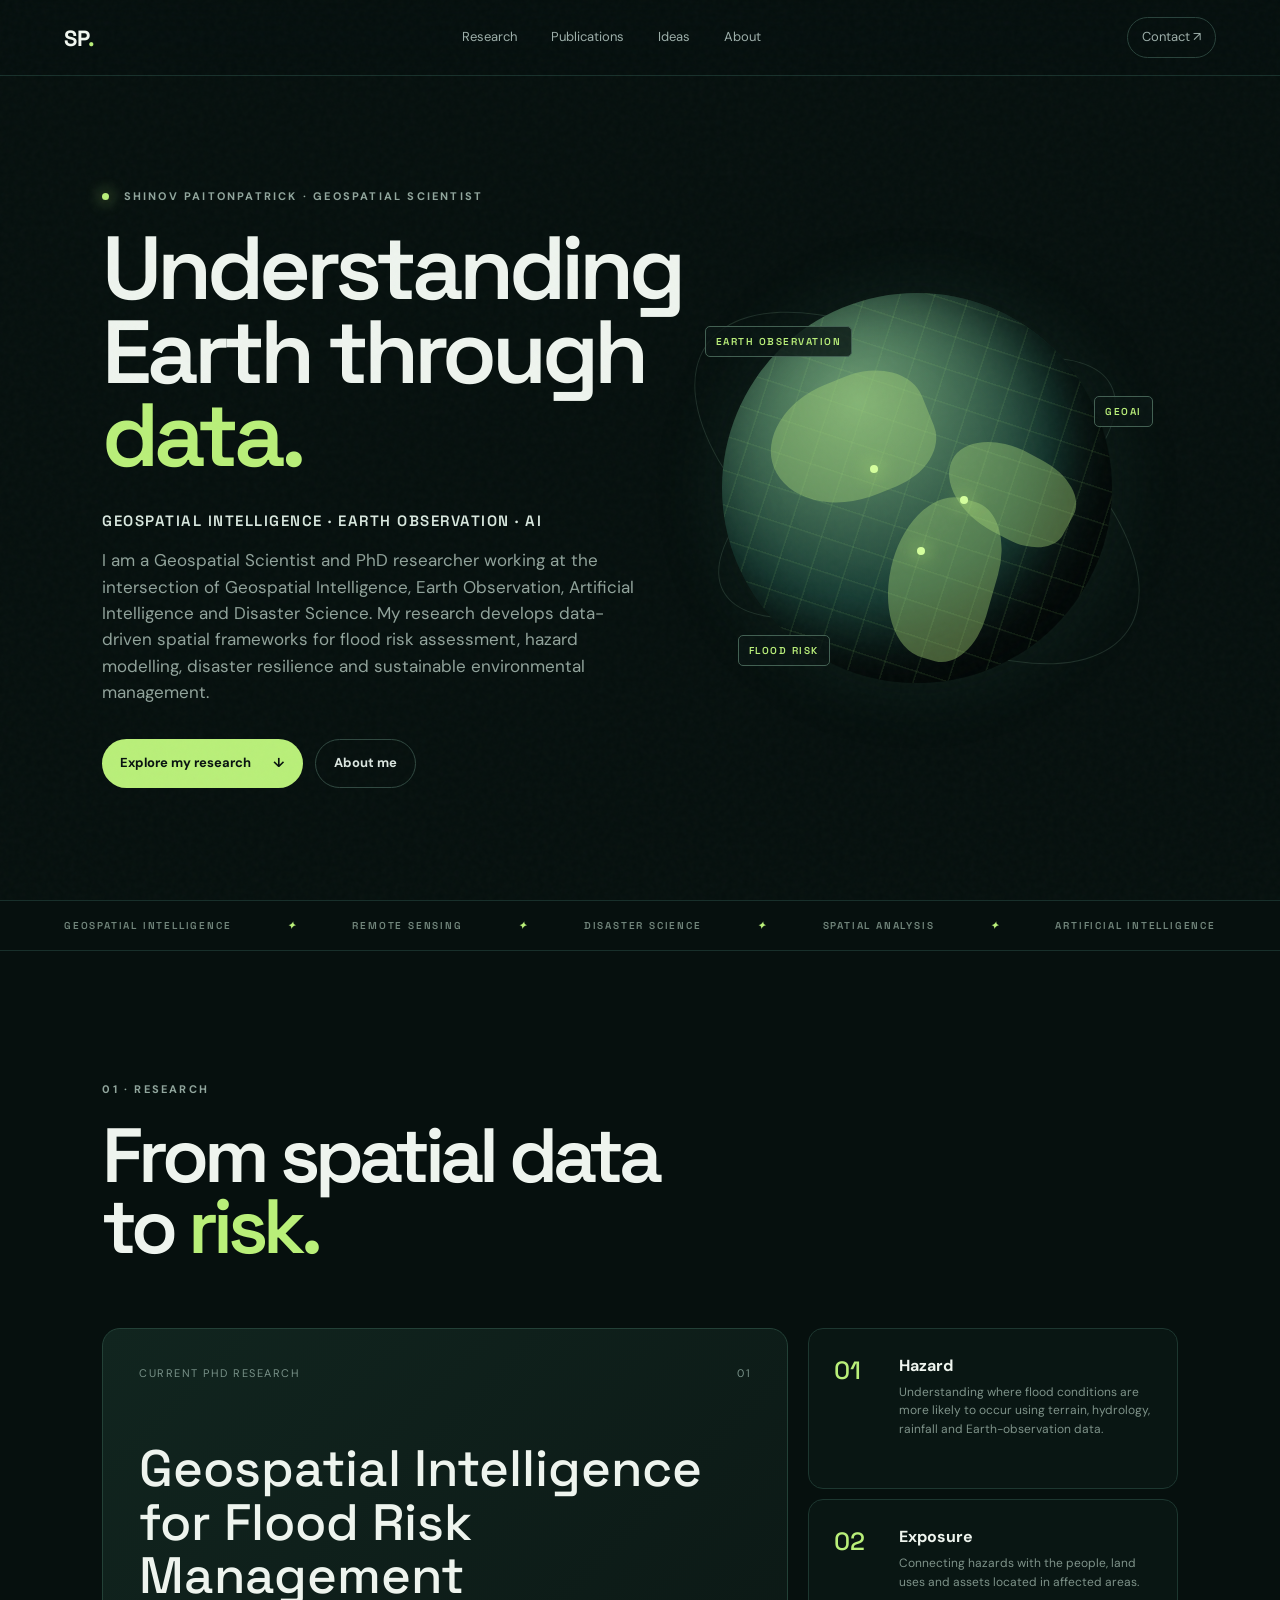
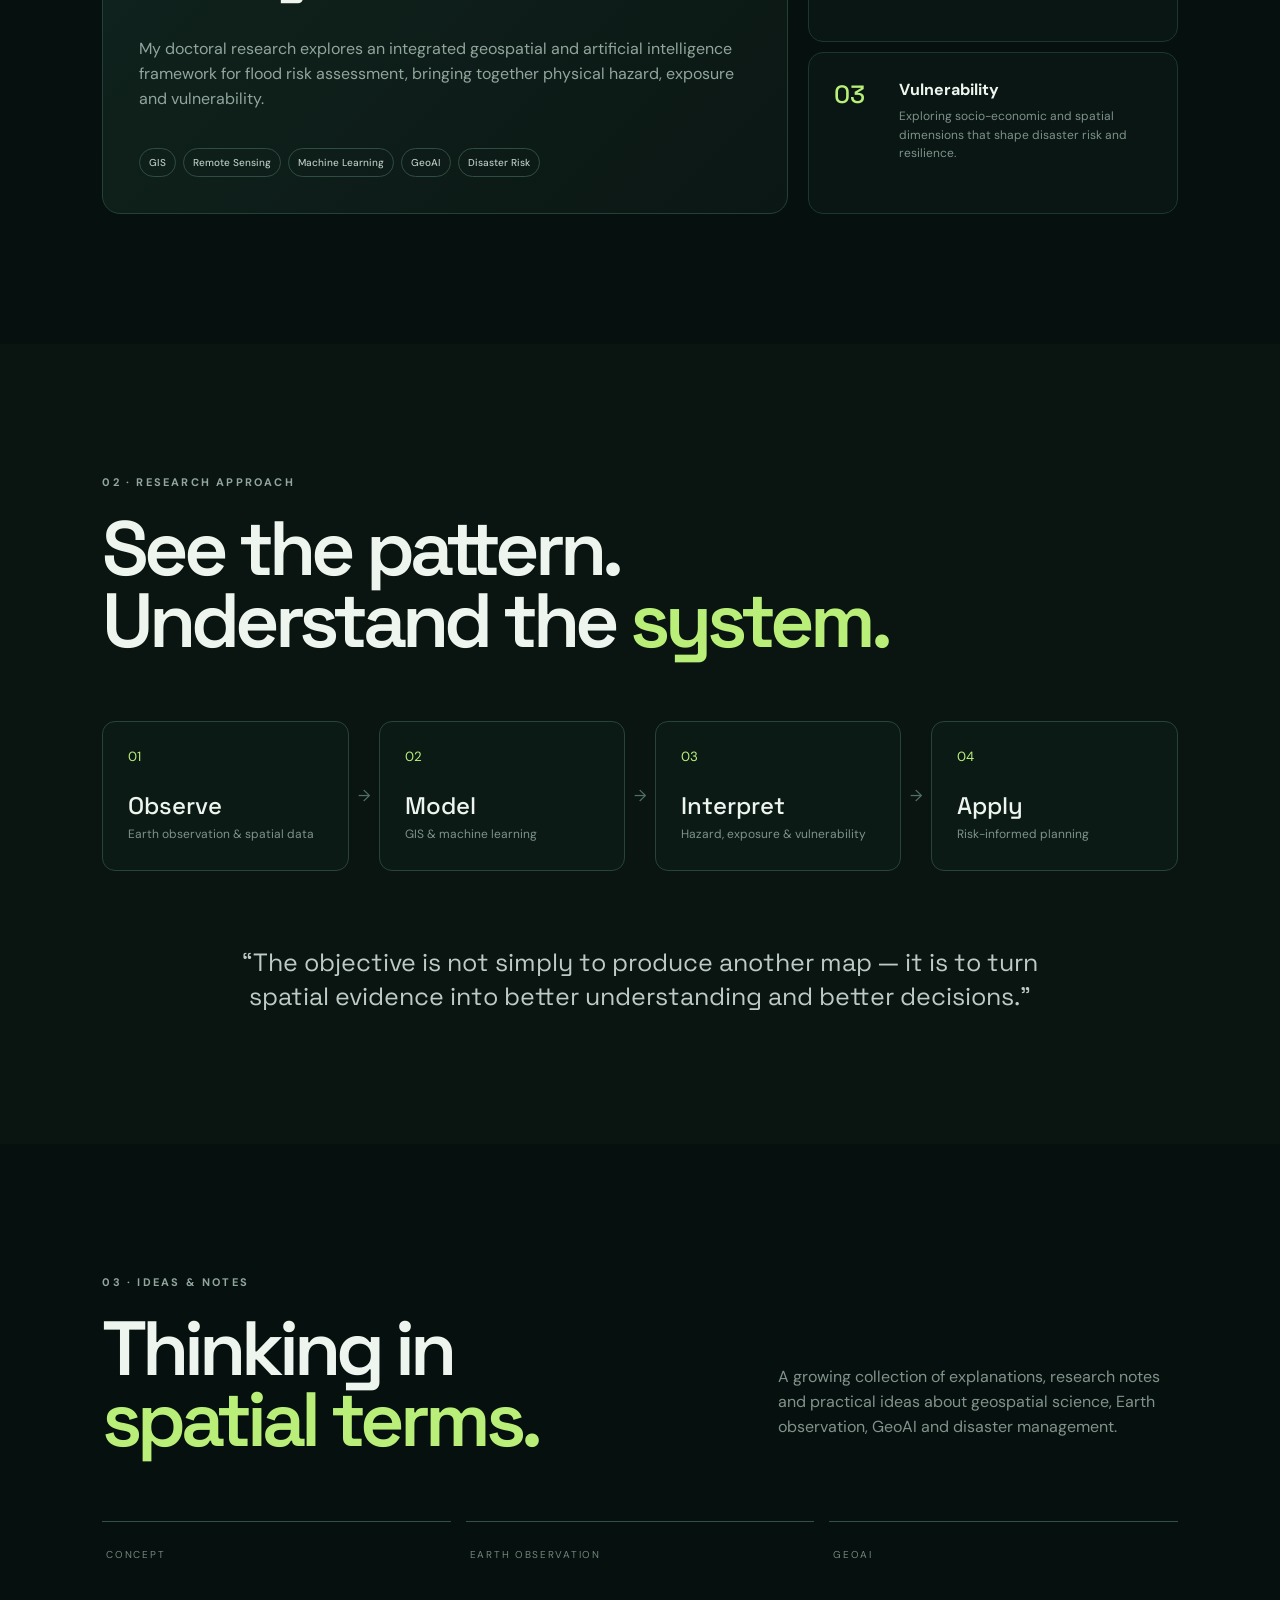
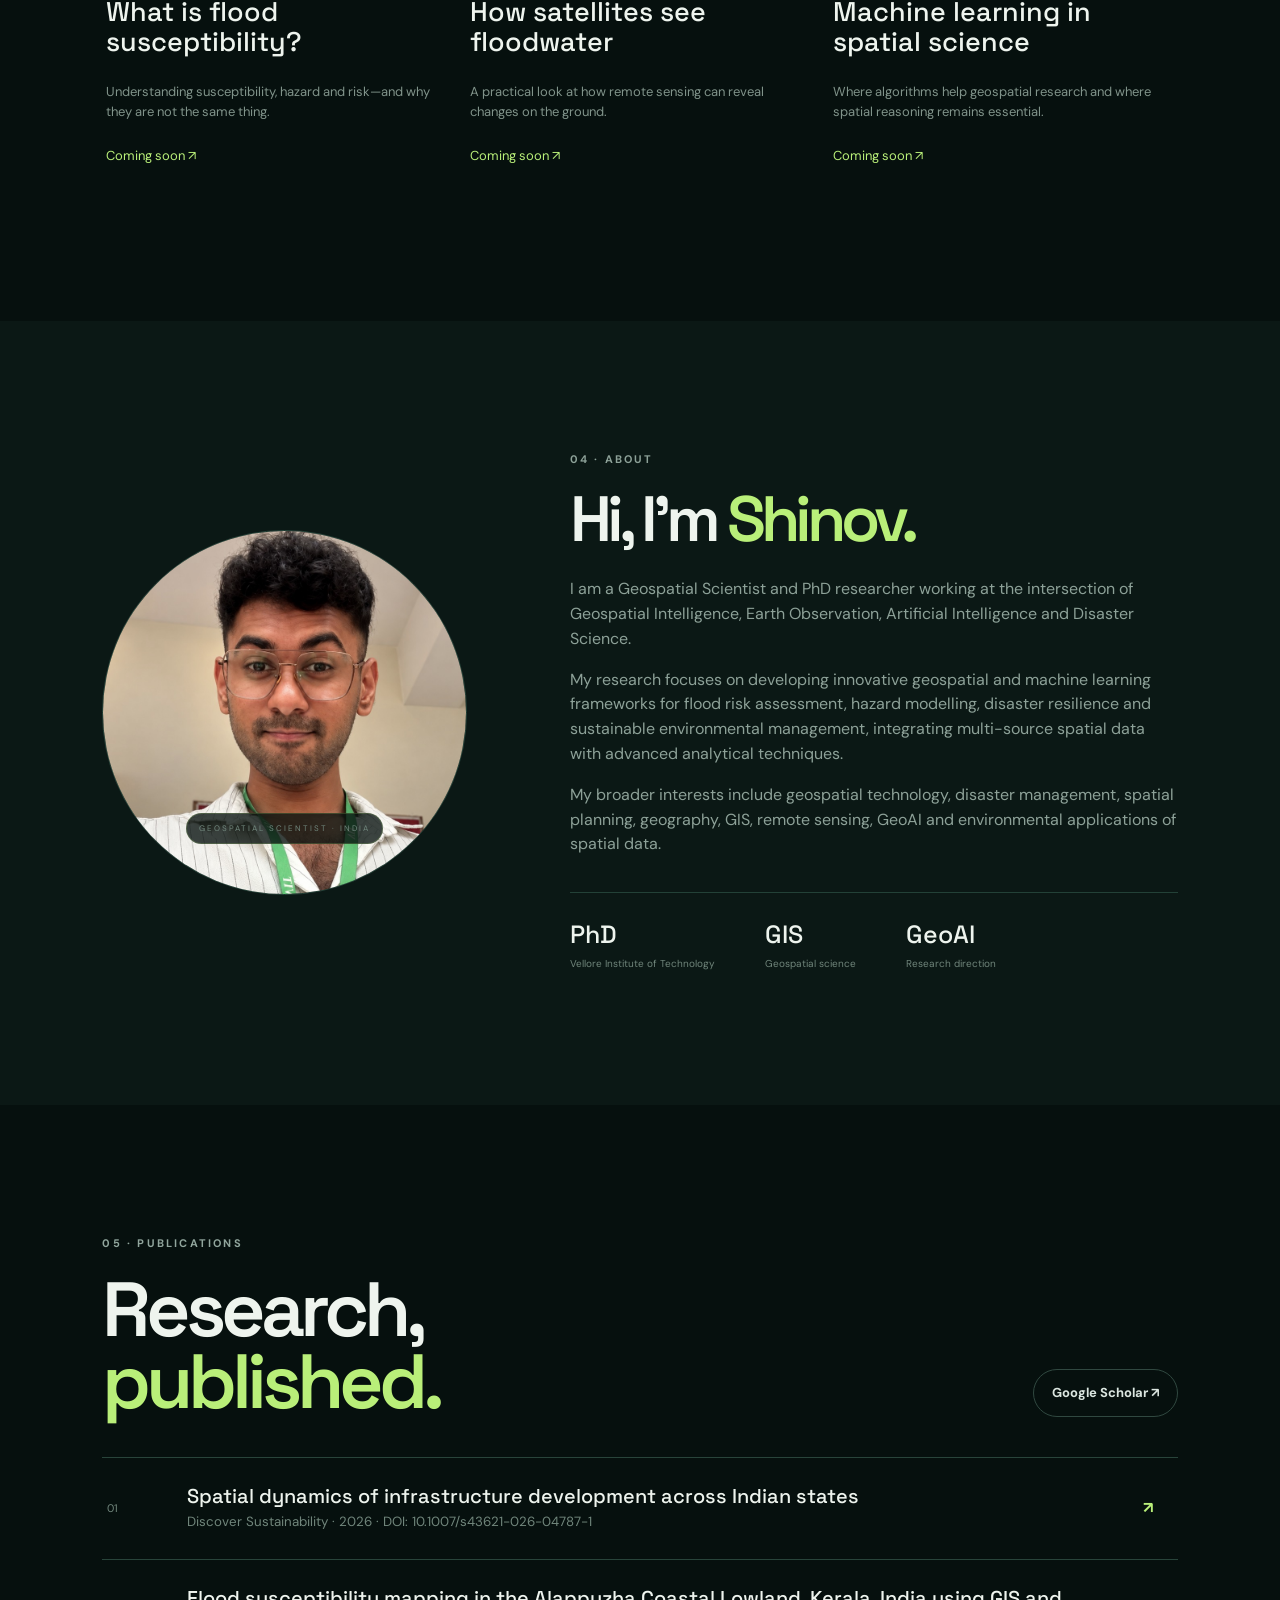
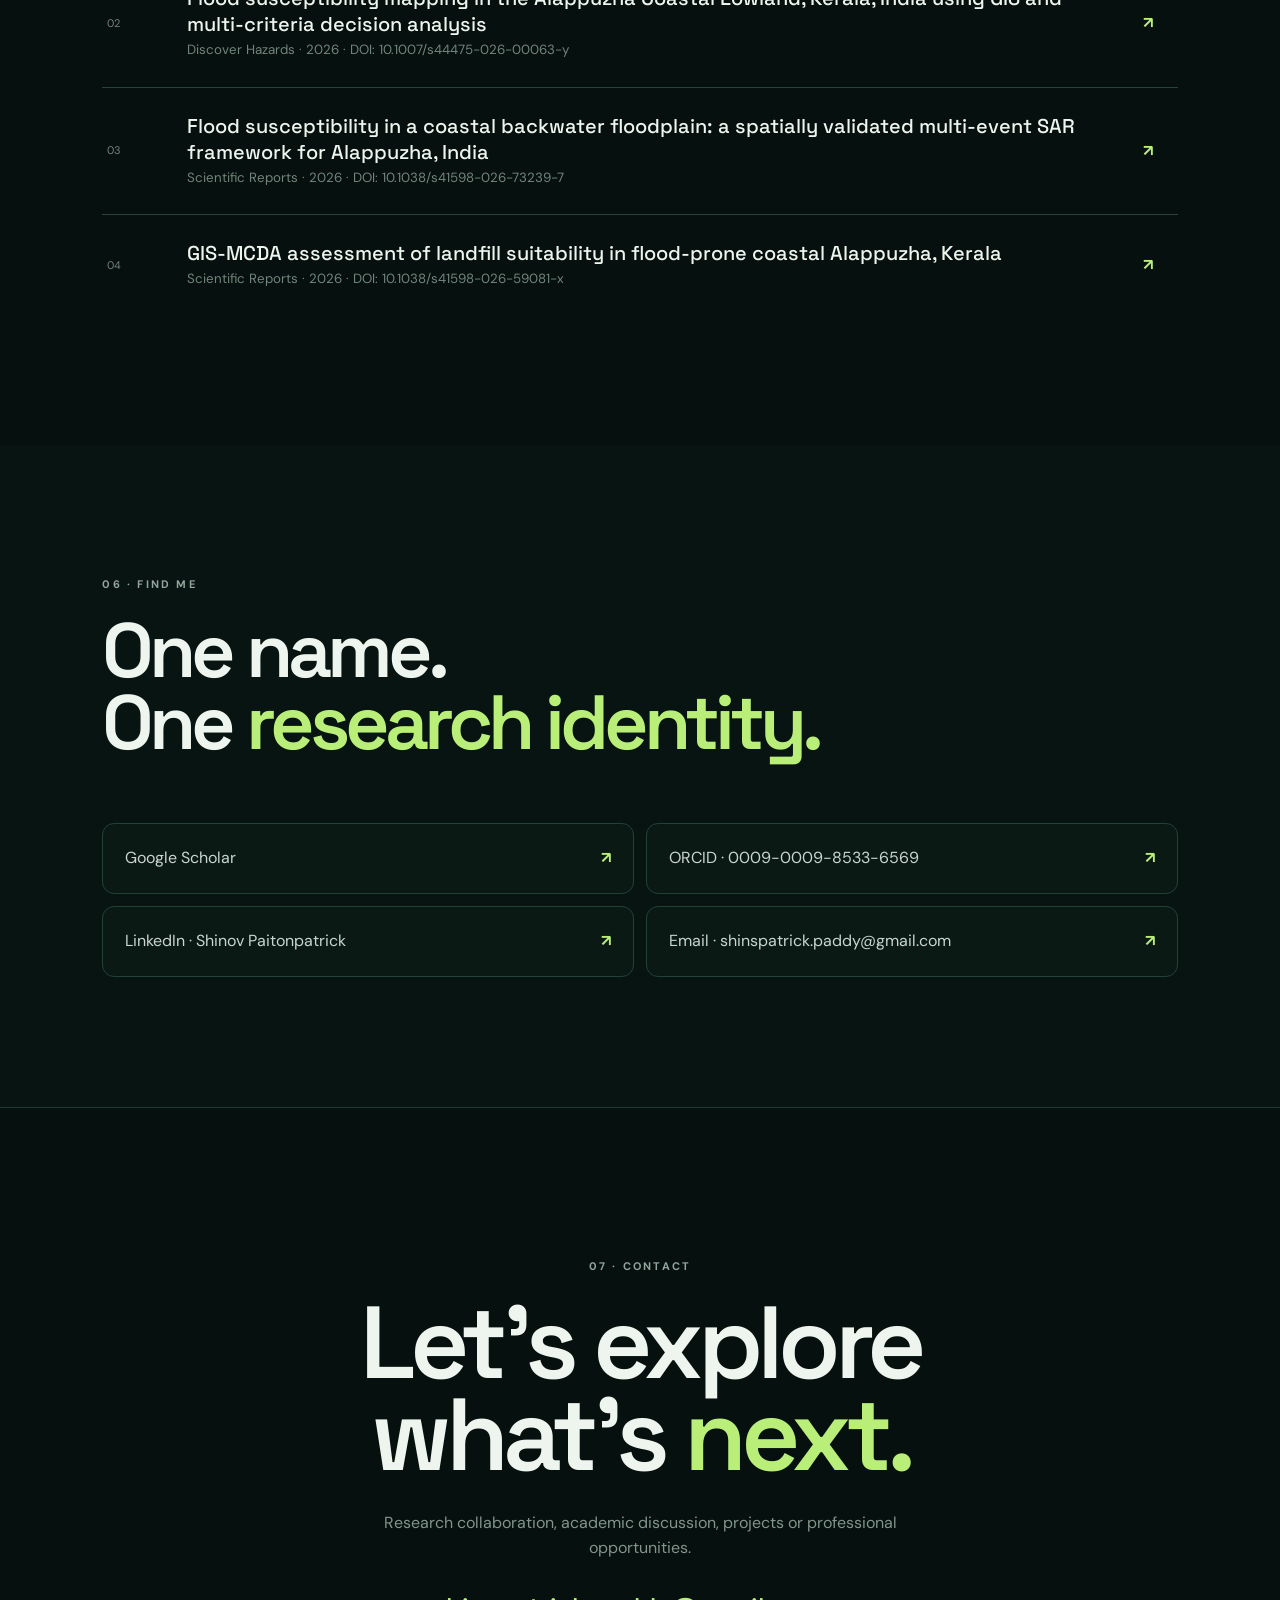
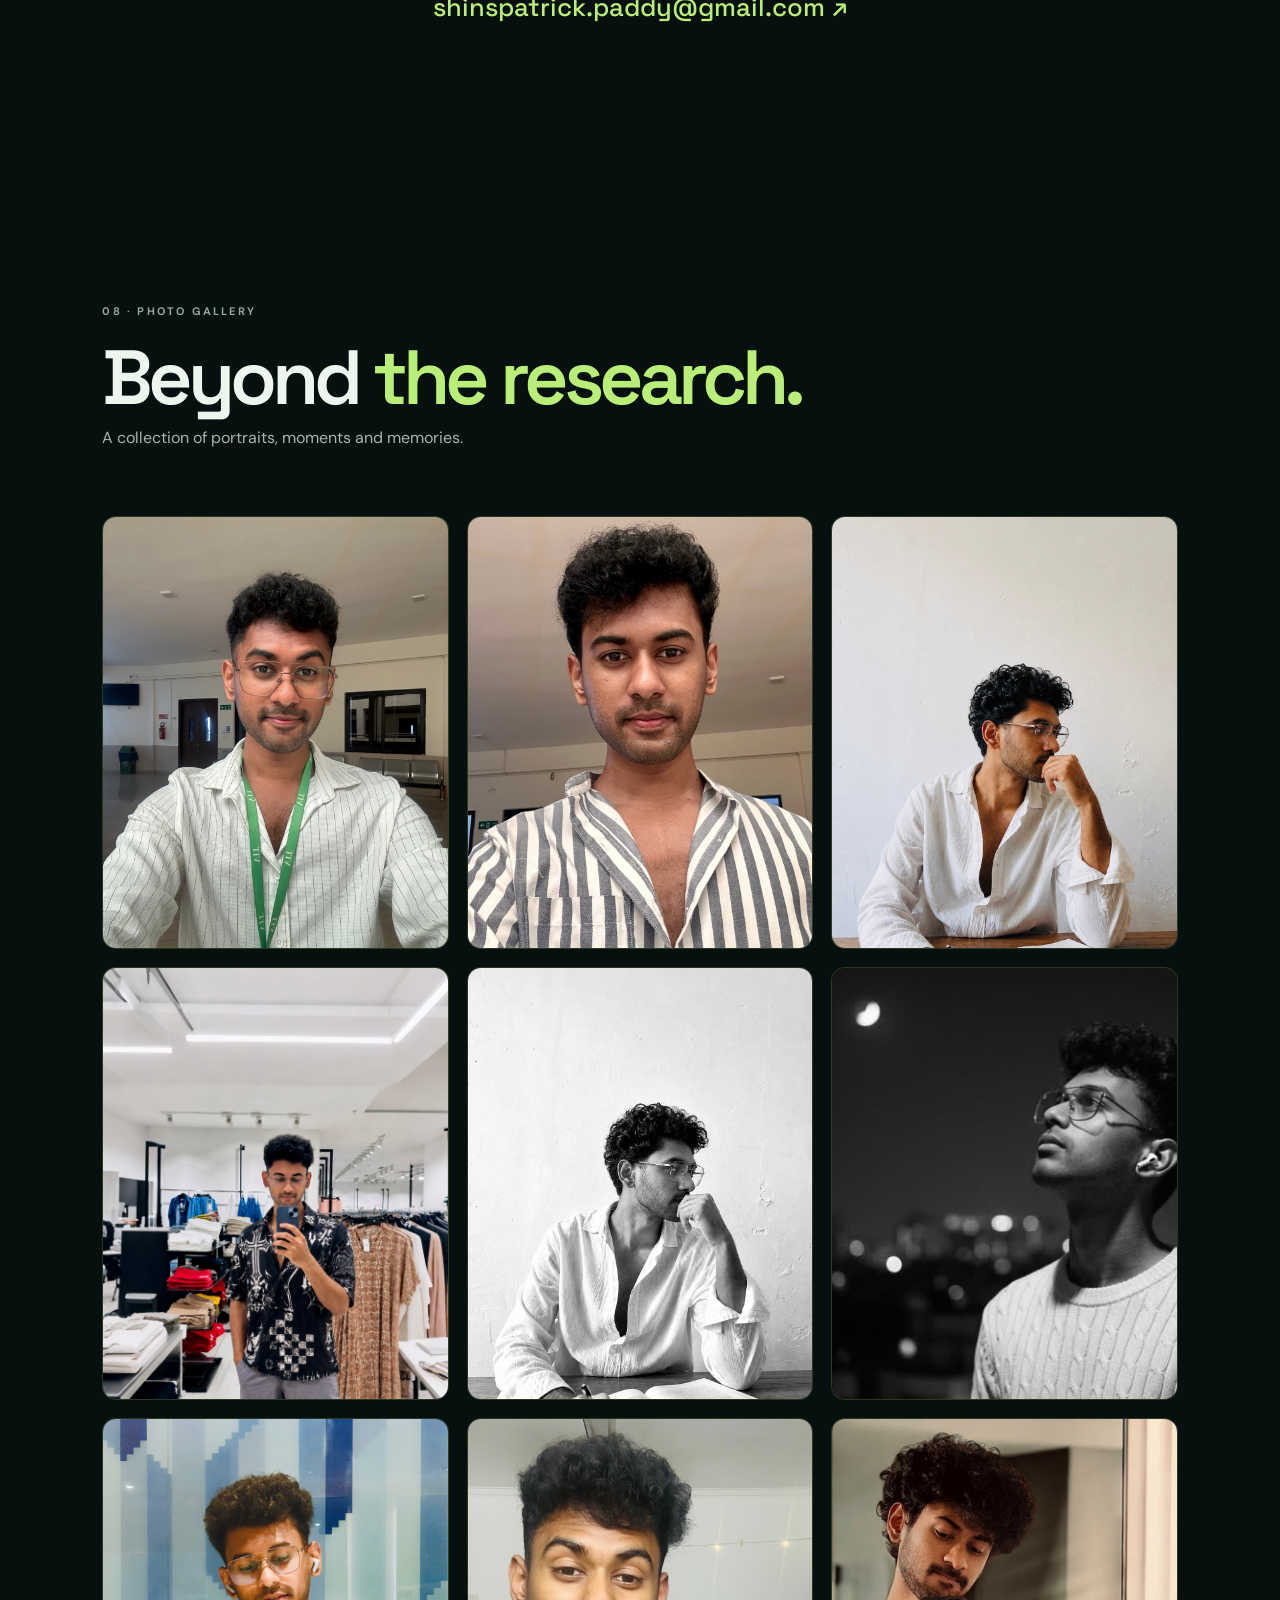
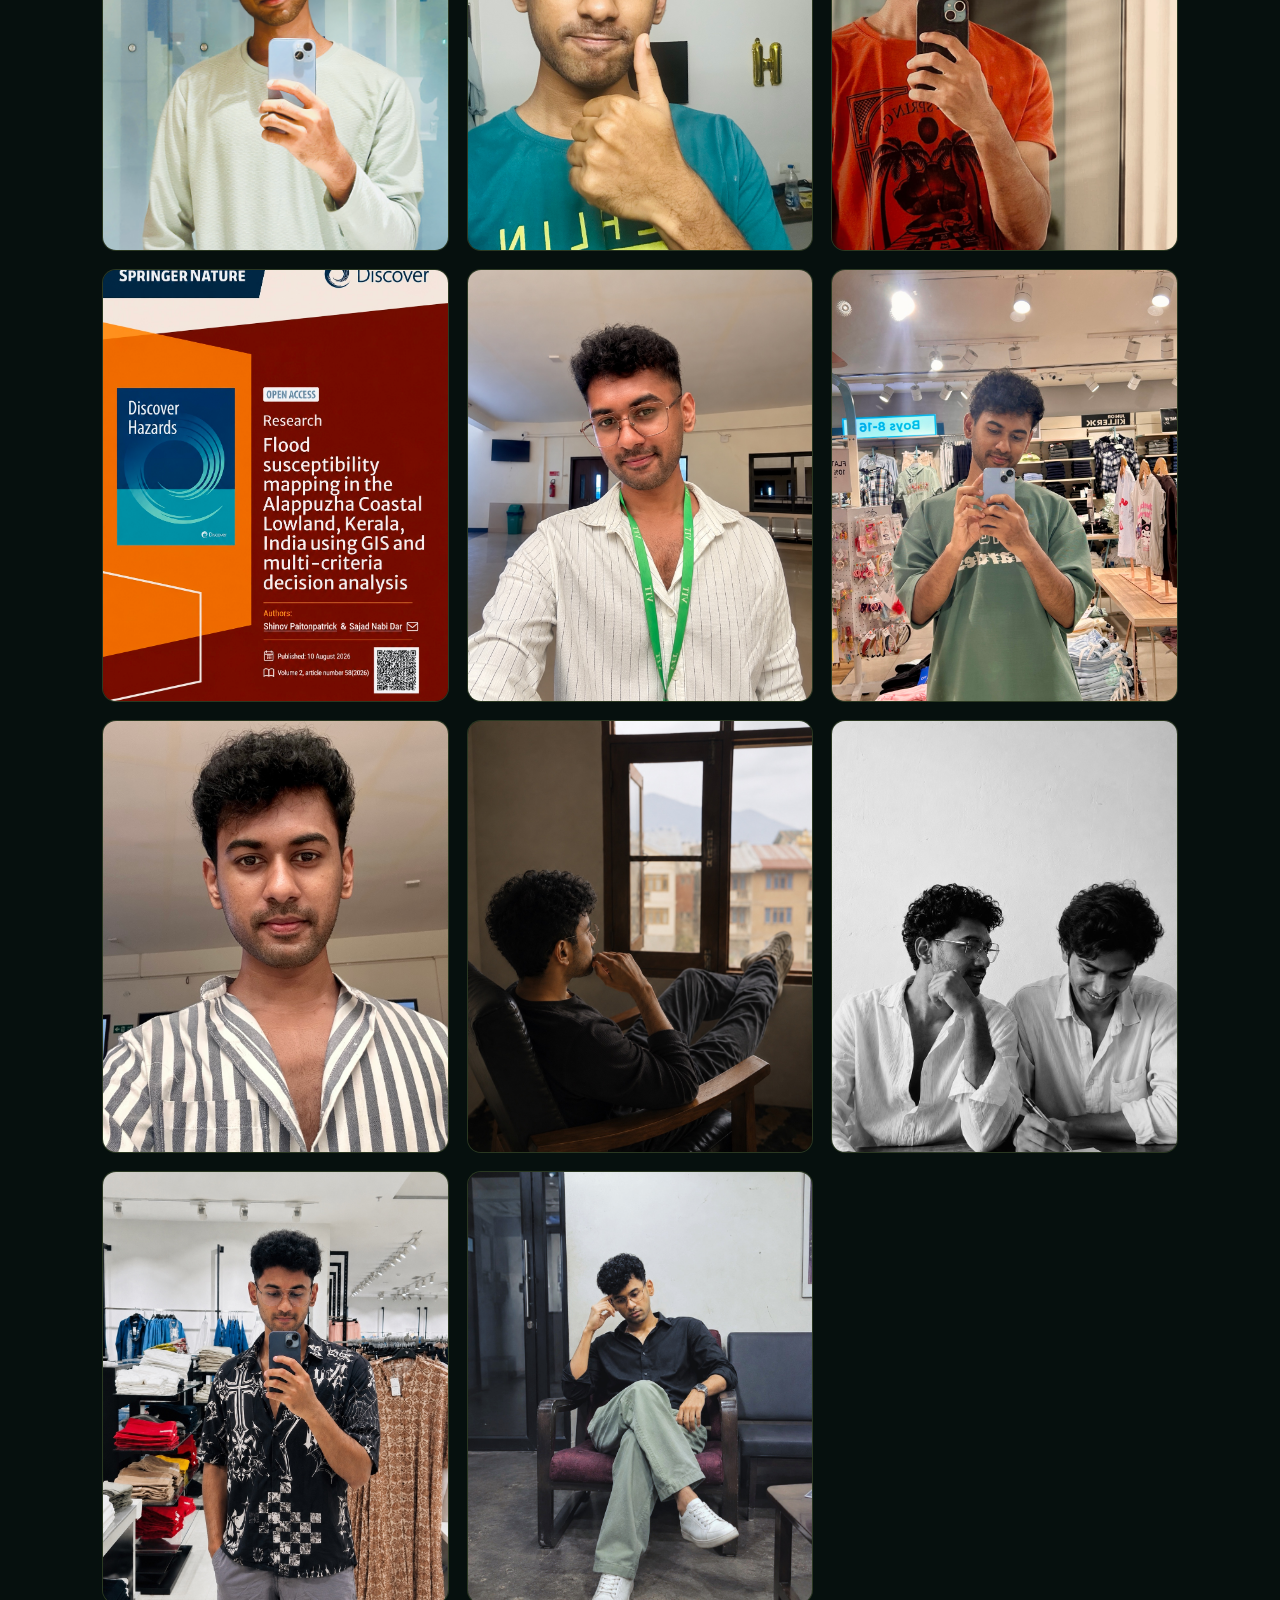
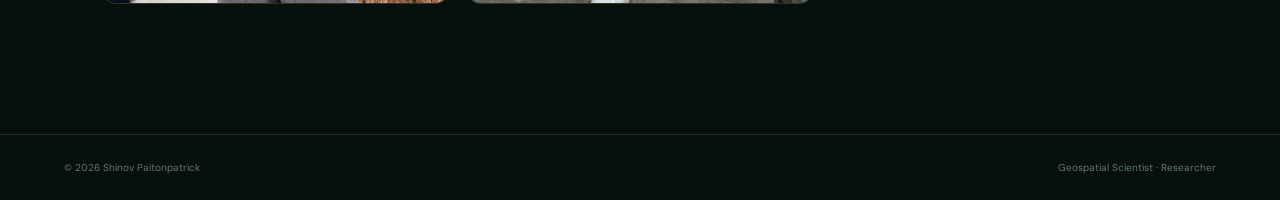
<file: index.html>
<!doctype html>
<html lang="en">
<head>
<meta charset="utf-8">
<meta name="viewport" content="width=device-width,initial-scale=1">
<meta name="description" content="Shinov Paitonpatrick — Geospatial Scientist working across Geospatial Intelligence, Earth Observation, Artificial Intelligence and Disaster Science.">
<meta name="author" content="Shinov Paitonpatrick">
<meta name="keywords" content="Shinov Paitonpatrick, Shinov Patrick, Geospatial Scientist, GIS, Remote Sensing, Geospatial Intelligence, GeoAI, Flood Risk, Disaster Management">
<meta name="theme-color" content="#06100e">
<title>Shinov Paitonpatrick | Geospatial Scientist</title>
  <script type="application/ld+json">
{
  "@context": "https://schema.org",
  "@type": "ProfilePage",
  "mainEntity": {
    "@type": "Person",
    "name": "Shinov Paitonpatrick",
    "alternateName": "shinovpatrick",
    "jobTitle": "Geospatial Scientist",
    "description": "Geospatial Scientist and PhD researcher working in Geospatial Intelligence, Earth Observation, Artificial Intelligence and Disaster Science.",
    "image": "https://shinovpatrick.github.io/shinov-portrait.jpg",
    "url": "https://shinovpatrick.github.io/",
    "sameAs": [
      "https://scholar.google.com/citations?hl=en&user=fgaVWfAAAAAJ",
      "https://orcid.org/0009-0009-8533-6569",
      "https://www.linkedin.com/in/shinov-paitonpatrick-423ab826b"
    ],
    "worksFor": {
      "@type": "Organization",
      "name": "Vellore Institute of Technology"
    }
  }
}
</script>
<link rel="preconnect" href="https://fonts.googleapis.com">
<link rel="preconnect" href="https://fonts.gstatic.com" crossorigin>
<link href="https://fonts.googleapis.com/css2?family=DM+Sans:wght@400;500;600;700&family=Space+Grotesk:wght@400;500;600;700&display=swap" rel="stylesheet">
<link rel="stylesheet" href="style.css">
</head>
<body>
<div class="noise"></div>
<header class="nav">
  <a class="brand" href="#home">SP<span>.</span></a>
  <nav><a href="#research">Research</a><a href="#publications">Publications</a><a href="#ideas">Ideas</a><a href="#about">About</a></nav>
  <a class="nav-cta" href="mailto:shinspatrick.paddy@gmail.com">Contact ↗</a>
</header>

<main>
<section class="hero" id="home">
  <div class="hero-copy">
    <p class="eyebrow"><span class="pulse"></span> SHINOV PAITONPATRICK · GEOSPATIAL SCIENTIST</p>
    <h1>Understanding<br>Earth through <em>data.</em></h1>
    <p class="lede">GEOSPATIAL INTELLIGENCE · EARTH OBSERVATION · AI</p>
    <p class="intro">I am a Geospatial Scientist and PhD researcher working at the intersection of Geospatial Intelligence, Earth Observation, Artificial Intelligence and Disaster Science. My research develops data-driven spatial frameworks for flood risk assessment, hazard modelling, disaster resilience and sustainable environmental management.</p>
    <div class="actions">
      <a class="button primary" href="#research">Explore my research <span>↓</span></a>
      <a class="button ghost" href="#about">About me</a>
    </div>
  </div>
  <div class="earth-stage">
    <div class="orbit orbit-a"></div><div class="orbit orbit-b"></div>
    <div class="earth"><div class="grid"></div><div class="continent c1"></div><div class="continent c2"></div><div class="continent c3"></div>
      <span class="pin p1"></span><span class="pin p2"></span><span class="pin p3"></span>
    </div>
    <div class="data-tag tag-1">EARTH OBSERVATION</div><div class="data-tag tag-2">GEOAI</div><div class="data-tag tag-3">FLOOD RISK</div>
  </div>
</section>

<section class="ticker"><span>GEOSPATIAL INTELLIGENCE</span><i>✦</i><span>REMOTE SENSING</span><i>✦</i><span>DISASTER SCIENCE</span><i>✦</i><span>SPATIAL ANALYSIS</span><i>✦</i><span>ARTIFICIAL INTELLIGENCE</span></section>

<section class="section" id="research">
  <div class="section-head"><p class="eyebrow">01 · RESEARCH</p><h2>From spatial data<br>to <span>risk.</span></h2></div>
  <div class="research-grid">
    <article class="feature-card">
      <div class="card-top"><span>Current PhD Research</span><span>01</span></div>
      <h3>Geospatial Intelligence for Flood Risk Management</h3>
      <p>My doctoral research explores an integrated geospatial and artificial intelligence framework for flood risk assessment, bringing together physical hazard, exposure and vulnerability.</p>
      <div class="chips"><b>GIS</b><b>Remote Sensing</b><b>Machine Learning</b><b>GeoAI</b><b>Disaster Risk</b></div>
    </article>
    <div class="mini-stack">
      <article class="mini-card"><span class="num">01</span><div><strong>Hazard</strong><p>Understanding where flood conditions are more likely to occur using terrain, hydrology, rainfall and Earth-observation data.</p></div></article>
      <article class="mini-card"><span class="num">02</span><div><strong>Exposure</strong><p>Connecting hazards with the people, land uses and assets located in affected areas.</p></div></article>
      <article class="mini-card"><span class="num">03</span><div><strong>Vulnerability</strong><p>Exploring socio-economic and spatial dimensions that shape disaster risk and resilience.</p></div></article>
    </div>
  </div>
</section>

<section class="section architecture">
  <div class="section-head"><p class="eyebrow">02 · RESEARCH APPROACH</p><h2>See the pattern.<br>Understand the <span>system.</span></h2></div>
  <div class="flow">
    <div class="flow-item"><small>01</small><strong>Observe</strong><span>Earth observation & spatial data</span></div><div class="connector">→</div>
    <div class="flow-item"><small>02</small><strong>Model</strong><span>GIS & machine learning</span></div><div class="connector">→</div>
    <div class="flow-item"><small>03</small><strong>Interpret</strong><span>Hazard, exposure & vulnerability</span></div><div class="connector">→</div>
    <div class="flow-item"><small>04</small><strong>Apply</strong><span>Risk-informed planning</span></div>
  </div>
  <div class="quote">“The objective is not simply to produce another map — it is to turn spatial evidence into better understanding and better decisions.”</div>
</section>

<section class="section" id="ideas">
  <div class="section-head row"><div><p class="eyebrow">03 · IDEAS & NOTES</p><h2>Thinking in<br><span>spatial terms.</span></h2></div><p class="section-note">A growing collection of explanations, research notes and practical ideas about geospatial science, Earth observation, GeoAI and disaster management.</p></div>
  <div class="idea-grid">
    <article class="idea-card"><span>CONCEPT</span><h3>What is flood susceptibility?</h3><p>Understanding susceptibility, hazard and risk—and why they are not the same thing.</p><a href="#">Coming soon ↗</a></article>
    <article class="idea-card"><span>EARTH OBSERVATION</span><h3>How satellites see floodwater</h3><p>A practical look at how remote sensing can reveal changes on the ground.</p><a href="#">Coming soon ↗</a></article>
    <article class="idea-card"><span>GEOAI</span><h3>Machine learning in spatial science</h3><p>Where algorithms help geospatial research and where spatial reasoning remains essential.</p><a href="#">Coming soon ↗</a></article>
  </div>
</section>

<section class="section about" id="about">
  <div class="about-photo"><img src="shinov-portrait.jpg" alt="Shinov Paitonpatrick — Geospatial Scientist"><span>GEOSPATIAL SCIENTIST · INDIA</span></div>
  <div class="about-copy">
    <p class="eyebrow">04 · ABOUT</p><h2>Hi, I'm <span>Shinov.</span></h2>
    <p>I am a Geospatial Scientist and PhD researcher working at the intersection of Geospatial Intelligence, Earth Observation, Artificial Intelligence and Disaster Science.</p>
    <p>My research focuses on developing innovative geospatial and machine learning frameworks for flood risk assessment, hazard modelling, disaster resilience and sustainable environmental management, integrating multi-source spatial data with advanced analytical techniques.</p>
    <p>My broader interests include geospatial technology, disaster management, spatial planning, geography, GIS, remote sensing, GeoAI and environmental applications of spatial data.</p>
    <div class="stats"><div><b>PhD</b><small>Vellore Institute of Technology</small></div><div><b>GIS</b><small>Geospatial science</small></div><div><b>GeoAI</b><small>Research direction</small></div></div>
  </div>
</section>

<section class="section publications" id="publications">
  <div class="section-head row">
    <div><p class="eyebrow">05 · PUBLICATIONS</p><h2>Research,<br><span>published.</span></h2></div>
    <a class="button ghost" href="https://scholar.google.com/citations?hl=en&user=fgaVWfAAAAAJ" target="_blank" rel="noopener">Google Scholar ↗</a>
  </div>

  <div class="pub">
    <span>01</span>
    <div>
      <strong>Spatial dynamics of infrastructure development across Indian states</strong>
      <small>Discover Sustainability · 2026 · DOI: 10.1007/s43621-026-04787-1</small>
    </div>
    <a href="https://doi.org/10.1007/s43621-026-04787-1" target="_blank" rel="noopener">↗</a>
  </div>

  <div class="pub">
    <span>02</span>
    <div>
      <strong>Flood susceptibility mapping in the Alappuzha Coastal Lowland, Kerala, India using GIS and multi-criteria decision analysis</strong>
      <small>Discover Hazards · 2026 · DOI: 10.1007/s44475-026-00063-y</small>
    </div>
    <a href="https://doi.org/10.1007/s44475-026-00063-y" target="_blank" rel="noopener">↗</a>
  </div>

  <div class="pub">
    <span>03</span>
    <div>
      <strong>Flood susceptibility in a coastal backwater floodplain: a spatially validated multi-event SAR framework for Alappuzha, India</strong>
      <small>Scientific Reports · 2026 · DOI: 10.1038/s41598-026-73239-7</small>
    </div>
    <a href="https://doi.org/10.1038/s41598-026-73239-7" target="_blank" rel="noopener">↗</a>
  </div>

  <div class="pub">
    <span>04</span>
    <div>
      <strong>GIS-MCDA assessment of landfill suitability in flood-prone coastal Alappuzha, Kerala</strong>
      <small>Scientific Reports · 2026 · DOI: 10.1038/s41598-026-59081-x</small>
    </div>
    <a href="https://doi.org/10.1038/s41598-026-59081-x" target="_blank" rel="noopener">↗</a>
  </div>
</section>

<section class="section identity">
  <div class="section-head"><p class="eyebrow">06 · FIND ME</p><h2>One name.<br>One <span>research identity.</span></h2></div>
  <div class="links-grid">
    <a href="https://scholar.google.com/citations?hl=en&user=fgaVWfAAAAAJ" target="_blank" rel="noopener"><span>Google Scholar</span><b>↗</b></a>
    <a href="https://orcid.org/0009-0009-8533-6569" target="_blank" rel="noopener"><span>ORCID · 0009-0009-8533-6569</span><b>↗</b></a>
    <a href="https://www.linkedin.com/in/shinov-paitonpatrick-423ab826b" target="_blank" rel="noopener"><span>LinkedIn · Shinov Paitonpatrick</span><b>↗</b></a>
    <a href="mailto:shinspatrick.paddy@gmail.com"><span>Email · shinspatrick.paddy@gmail.com</span><b>↗</b></a>
  </div>
</section>

<section class="contact">
  <p class="eyebrow">07 · CONTACT</p><h2>Let's explore<br>what's <i>next.</i></h2>
  <p>Research collaboration, academic discussion, projects or professional opportunities.</p>
  <a class="mail" href="mailto:shinspatrick.paddy@gmail.com">shinspatrick.paddy@gmail.com ↗</a>
</section>
</main>

<section class="section gallery" id="gallery">
  <div class="section-head">
    <p class="eyebrow">08 · PHOTO GALLERY</p>
    <h2>Beyond <span>the research.</span></h2>
    <p>A collection of portraits, moments and memories.</p>
  </div>

  <div class="gallery-grid">
    <figure><img src="shinov-paitonpatrick-vellore-institute-portrait-01.jpg" alt="Shinov Paitonpatrick wearing a white striped shirt and VIT lanyard" loading="lazy"></figure>
    <figure><img src="shinov-paitonpatrick-striped-shirt-portrait-02.jpg" alt="Shinov Paitonpatrick in a striped shirt" loading="lazy"></figure>
    <figure><img src="shinov-paitonpatrick-white-shirt-thoughtful-portrait-03.jpg" alt="Shinov Paitonpatrick in a white shirt and glasses" loading="lazy"></figure>
    <figure><img src="shinov-paitonpatrick-patterned-shirt-mirror-photo-04.jpg" alt="Shinov Paitonpatrick taking a mirror photo in a patterned shirt" loading="lazy"></figure>
    <figure><img src="shinov-paitonpatrick-black-and-white-portrait-05.jpg" alt="Black and white portrait of Shinov Paitonpatrick" loading="lazy"></figure>
    <figure><img src="shinov-paitonpatrick-night-black-and-white-portrait-06.jpg" alt="Shinov Paitonpatrick in a nighttime black and white portrait" loading="lazy"></figure>
    <figure><img src="shinov-paitonpatrick-mint-sweatshirt-mirror-photo-07.jpg" alt="Shinov Paitonpatrick in a mint sweatshirt" loading="lazy"></figure>
    <figure><img src="shinov-paitonpatrick-thumbs-up-selfie-08.jpg" alt="Shinov Paitonpatrick giving a thumbs up" loading="lazy"></figure>
    <figure><img src="shinov-paitonpatrick-orange-shirt-mirror-photo-09.jpg" alt="Shinov Paitonpatrick in an orange shirt" loading="lazy"></figure>
    <figure><img src="shinov-paitonpatrick-discover-hazards-publication-cover-10.jpg" alt="Discover Hazards flood susceptibility research publication by Shinov Paitonpatrick" loading="lazy"></figure>
    <figure><img src="shinov-paitonpatrick-vellore-institute-portrait-11.jpg" alt="Shinov Paitonpatrick wearing a VIT lanyard" loading="lazy"></figure>
    <figure><img src="shinov-paitonpatrick-green-sweatshirt-mirror-photo-12.jpg" alt="Shinov Paitonpatrick in a green sweatshirt" loading="lazy"></figure>
    <figure><img src="shinov-paitonpatrick-striped-shirt-portrait-13.jpg" alt="Portrait of Shinov Paitonpatrick in a striped shirt" loading="lazy"></figure>
    <figure><img src="shinov-paitonpatrick-looking-out-window-portrait-14.jpg" alt="Shinov Paitonpatrick looking out a window" loading="lazy"></figure>
    <figure><img src="shinov-paitonpatrick-with-friend-black-and-white-photo-15.jpg" alt="Black and white photo of Shinov Paitonpatrick with a friend" loading="lazy"></figure>
    <figure><img src="shinov-paitonpatrick-patterned-shirt-mirror-photo-16.jpg" alt="Shinov Paitonpatrick in a patterned black shirt" loading="lazy"></figure>
    <figure><img src="shinov-paitonpatrick-seated-black-shirt-portrait-17.jpg" alt="Shinov Paitonpatrick seated in a black shirt" loading="lazy"></figure>
  </div>
</section>
  <footer><span>© 2026 Shinov Paitonpatrick</span><span>Geospatial Scientist · Researcher</span></footer>
<script src="script.js"></script>
</body></html>
</file>
<file: style.css>
*{box-sizing:border-box}html{scroll-behavior:smooth}body{margin:0;background:#06100e;color:#eef4ee;font-family:"DM Sans",sans-serif;line-height:1.55}.noise{position:fixed;inset:0;pointer-events:none;opacity:.035;z-index:20;background-image:url("data:image/svg+xml,%3Csvg viewBox='0 0 180 180' xmlns='http://www.w3.org/2000/svg'%3E%3Cfilter id='n'%3E%3CfeTurbulence type='fractalNoise' baseFrequency='.9' numOctaves='4' stitchTiles='stitch'/%3E%3C/filter%3E%3Crect width='100%25' height='100%25' filter='url(%23n)' opacity='.8'/%3E%3C/svg%3E")}.nav{height:76px;display:flex;align-items:center;justify-content:space-between;padding:0 5vw;border-bottom:1px solid #18302b;position:sticky;top:0;background:#06100edb;backdrop-filter:blur(18px);z-index:10}.brand{font:700 22px "Space Grotesk";color:#f1f7f0;text-decoration:none}.brand span,.hero h1 em,.section h2 span,.contact h2 i{color:#b9ef79;font-style:normal}.nav nav{display:flex;gap:34px}.nav nav a,.nav-cta{color:#9dafaa;text-decoration:none;font-size:13px}.nav nav a:hover,.nav-cta:hover{color:#b9ef79}.nav-cta{border:1px solid #29423b;padding:9px 14px;border-radius:100px}.hero{min-height:calc(100vh - 76px);display:grid;grid-template-columns:1.05fr .95fr;align-items:center;padding:7vw 8vw;overflow:hidden}.eyebrow{font-size:11px;letter-spacing:2.2px;color:#91a69d;font-weight:700;margin:0 0 22px}.pulse{display:inline-block;width:7px;height:7px;border-radius:50%;background:#b9ef79;box-shadow:0 0 15px #b9ef79;margin-right:9px}.hero h1,.section h2{font:600 clamp(54px,7vw,104px)/.93 "Space Grotesk";letter-spacing:-5px;margin:0}.lede{font:600 15px "Space Grotesk";letter-spacing:1.5px;margin:34px 0 10px;color:#d9e8df}.intro{max-width:540px;color:#91a39b;font-size:17px}.actions{display:flex;gap:12px;margin-top:34px}.button{display:inline-flex;gap:22px;align-items:center;text-decoration:none;padding:13px 18px;border-radius:100px;font-size:13px;font-weight:700}.primary{background:#b9ef79;color:#07110f}.ghost{border:1px solid #304840;color:#dbe6e0}.earth-stage{height:540px;position:relative;display:grid;place-items:center}.earth{width:min(34vw,390px);aspect-ratio:1;border-radius:50%;position:relative;overflow:hidden;background:radial-gradient(circle at 35% 28%,#6d9d73,#183e35 52%,#06100e 74%);box-shadow:0 0 70px #315e4930,inset -35px -25px 70px #020706;transition:transform .3s}.grid{position:absolute;inset:-20%;background:repeating-linear-gradient(0deg,transparent 0 31px,#9fe07b18 32px 33px),repeating-linear-gradient(90deg,transparent 0 31px,#9fe07b18 32px 33px);border-radius:50%;transform:rotate(18deg)}.continent{position:absolute;background:#a9d87966;border-radius:55% 45% 40% 60%}.c1{width:42%;height:31%;left:12%;top:22%;transform:rotate(-22deg)}.c2{width:34%;height:22%;right:9%;top:40%;transform:rotate(28deg)}.c3{width:27%;height:42%;left:43%;bottom:6%;transform:rotate(16deg)}.pin{position:absolute;width:8px;height:8px;background:#d5ff9d;border-radius:50%;box-shadow:0 0 18px 5px #b9ef7955}.p1{left:38%;top:44%}.p2{left:61%;top:52%}.p3{left:50%;top:65%}.orbit{position:absolute;border:1px solid #8fbda12e;border-radius:50%;width:440px;height:180px;transform:rotate(-28deg)}.orbit-b{width:510px;height:250px;transform:rotate(34deg)}.data-tag{position:absolute;font:600 10px "Space Grotesk";letter-spacing:1.5px;color:#b9ef79;border:1px solid #426052;background:#091613cc;padding:8px 10px;border-radius:5px}.tag-1{top:20%;left:5%}.tag-2{right:0;top:33%}.tag-3{bottom:17%;left:12%}.ticker{border-top:1px solid #18302b;border-bottom:1px solid #18302b;padding:18px 5vw;display:flex;justify-content:space-between;gap:20px;overflow:hidden;color:#71857b;font:600 10px "Space Grotesk";letter-spacing:1.8px;white-space:nowrap}.ticker i{color:#b9ef79}.section{padding:130px 8vw}.section-head{margin-bottom:65px}.section-head h2{font-size:clamp(48px,6vw,84px)}.research-grid{display:grid;grid-template-columns:1.3fr .7fr;gap:20px}.feature-card{background:linear-gradient(135deg,#11251f,#0b1714);border:1px solid #234137;border-radius:18px;padding:36px;min-height:430px;display:flex;flex-direction:column}.card-top{display:flex;justify-content:space-between;color:#789188;font-size:11px;text-transform:uppercase;letter-spacing:1.5px}.feature-card h3{font:500 clamp(30px,4vw,54px)/1.05 "Space Grotesk";max-width:720px;margin:60px 0 18px}.feature-card p{color:#91a59c;max-width:680px}.chips{display:flex;flex-wrap:wrap;gap:7px;margin-top:20px}.chips b{font-size:10px;font-weight:500;border:1px solid #304d42;padding:6px 9px;border-radius:100px;color:#b9c9c1}.mini-stack{display:grid;gap:10px}.mini-card{border:1px solid #1d3730;border-radius:15px;padding:25px;display:grid;grid-template-columns:50px 1fr;gap:15px;background:#091613}.mini-card .num{font:500 25px "Space Grotesk";color:#b9ef79}.mini-card strong{font:600 15px}.mini-card p{font-size:12px;color:#7e9289;margin:4px 0}.architecture{background:#0a1512}.flow{display:grid;grid-template-columns:1fr 30px 1fr 30px 1fr 30px 1fr;align-items:center}.flow-item{border:1px solid #27443a;padding:25px;border-radius:13px;background:#0c1a16}.flow-item small{color:#b9ef79;display:block;margin-bottom:22px}.flow-item strong{display:block;font:500 24px "Space Grotesk"}.flow-item span{font-size:12px;color:#7e9289}.connector{text-align:center;color:#527064}.quote{font:400 25px/1.35 "Space Grotesk";color:#bdcbc4;max-width:800px;margin:75px auto 0;text-align:center}.row{display:flex;justify-content:space-between;align-items:end;gap:30px}.section-note{max-width:400px;color:#80938a}.idea-grid{display:grid;grid-template-columns:repeat(3,1fr);gap:15px}.idea-card{border-top:1px solid #315147;padding:25px 4px;min-height:270px;display:flex;flex-direction:column}.idea-card span{font-size:10px;letter-spacing:1.7px;color:#72867d}.idea-card h3{font:500 27px/1.1 "Space Grotesk";margin:35px 0 12px}.idea-card p{color:#80938a;font-size:13px}.idea-card a{margin-top:auto;color:#b9ef79;text-decoration:none;font-size:13px}.about{display:grid;grid-template-columns:.75fr 1.25fr;gap:8vw;align-items:center;background:#0b1815}.about-photo{aspect-ratio:1;max-width:440px;border:1px solid #27443a;border-radius:50%;display:grid;place-items:center;background:radial-gradient(circle,#193c31,#07110f 68%);position:relative}.initials{font:600 100px "Space Grotesk";color:#b9ef79}.about-photo span{position:absolute;bottom:14%;font-size:8px;letter-spacing:2px;color:#71877d}.about-copy h2{font-size:clamp(45px,5vw,75px);margin-bottom:28px}.about-copy p{color:#8da198;max-width:650px}.stats{display:flex;gap:50px;border-top:1px solid #234137;margin-top:35px;padding-top:25px}.stats b{font:500 25px "Space Grotesk";display:block}.stats small{font-size:10px;color:#70857b}.publications .row{margin-bottom:40px}.pub{border-top:1px solid #28443a;padding:25px 5px;display:grid;grid-template-columns:60px 1fr 30px;gap:20px;align-items:center}.pub>span{color:#71867c;font-size:11px}.pub strong{font:500 20px "Space Grotesk";display:block}.pub small{color:#70857b}.pub>b{color:#b9ef79}.identity{background:#081411}.links-grid{display:grid;grid-template-columns:1fr 1fr;gap:12px}.links-grid a{display:flex;justify-content:space-between;padding:22px;border:1px solid #234137;border-radius:12px;text-decoration:none;color:#c9d5cf;background:#0b1915}.links-grid a:hover{border-color:#b9ef79;color:#b9ef79}.links-grid b{color:#b9ef79}.contact{padding:150px 8vw;text-align:center;border-top:1px solid #1d3830}.contact h2{font:600 clamp(55px,8vw,120px)/.9 "Space Grotesk";letter-spacing:-6px;margin:0}.contact p:not(.eyebrow){color:#81958b;margin:30px auto;max-width:520px}.mail{font:500 clamp(18px,2vw,28px) "Space Grotesk";color:#b9ef79;text-decoration:none}.contact+.footer{}footer{padding:25px 5vw;border-top:1px solid #19332b;display:flex;justify-content:space-between;color:#63776e;font-size:10px}@media(max-width:850px){.nav nav{display:none}.hero{grid-template-columns:1fr;padding-top:80px}.earth-stage{height:400px}.earth{width:300px}.research-grid,.about{grid-template-columns:1fr}.flow{grid-template-columns:1fr;gap:10px}.connector{transform:rotate(90deg)}.idea-grid,.links-grid{grid-template-columns:1fr}.section{padding:90px 7vw}.row{display:block}.section-note{margin-top:25px}.about-photo{max-width:330px;margin:auto}.stats{gap:25px}.ticker{justify-content:flex-start}.hero h1,.section h2{letter-spacing:-3px}.contact{padding:100px 7vw}}
.pub a{color:#b9ef79;text-decoration:none;font-weight:700}.pub a:hover{transform:translateY(-2px)}

.about-photo{overflow:hidden}
.about-photo img{width:100%;height:100%;object-fit:cover;object-position:center 28%;display:block;filter:saturate(.92)}
.about-photo span{z-index:2;background:rgba(6,16,14,.78);padding:8px 12px;border:1px solid rgba(185,239,121,.18);border-radius:999px}
@media(max-width:760px){.about-photo{max-width:330px;margin:auto}.about-photo img{object-position:center 26%}}


/* Photo gallery */
.gallery-grid {
  display: grid;
  grid-template-columns: repeat(3, minmax(0, 1fr));
  gap: 18px;
  margin-top: 30px;
}

.gallery-grid figure {
  margin: 0;
  overflow: hidden;
  border: 1px solid rgba(185, 239, 121, 0.15);
  border-radius: 14px;
  background: #101812;
  aspect-ratio: 4 / 5;
}

.gallery-grid img {
  display: block;
  width: 100%;
  height: 100%;
  object-fit: cover;
  transition: transform 0.35s ease, filter 0.35s ease;
}

.gallery-grid figure:hover img {
  transform: scale(1.04);
  filter: brightness(1.08);
}

.gallery .section-head > p:not(.eyebrow) {
  color: #a9b5ac;
  margin-top: 12px;
}

@media (max-width: 760px) {
  .gallery-grid {
    grid-template-columns: repeat(2, minmax(0, 1fr));
    gap: 12px;
  }
}

@media (max-width: 420px) {
  .gallery-grid {
    gap: 8px;
  }
}
</file>
